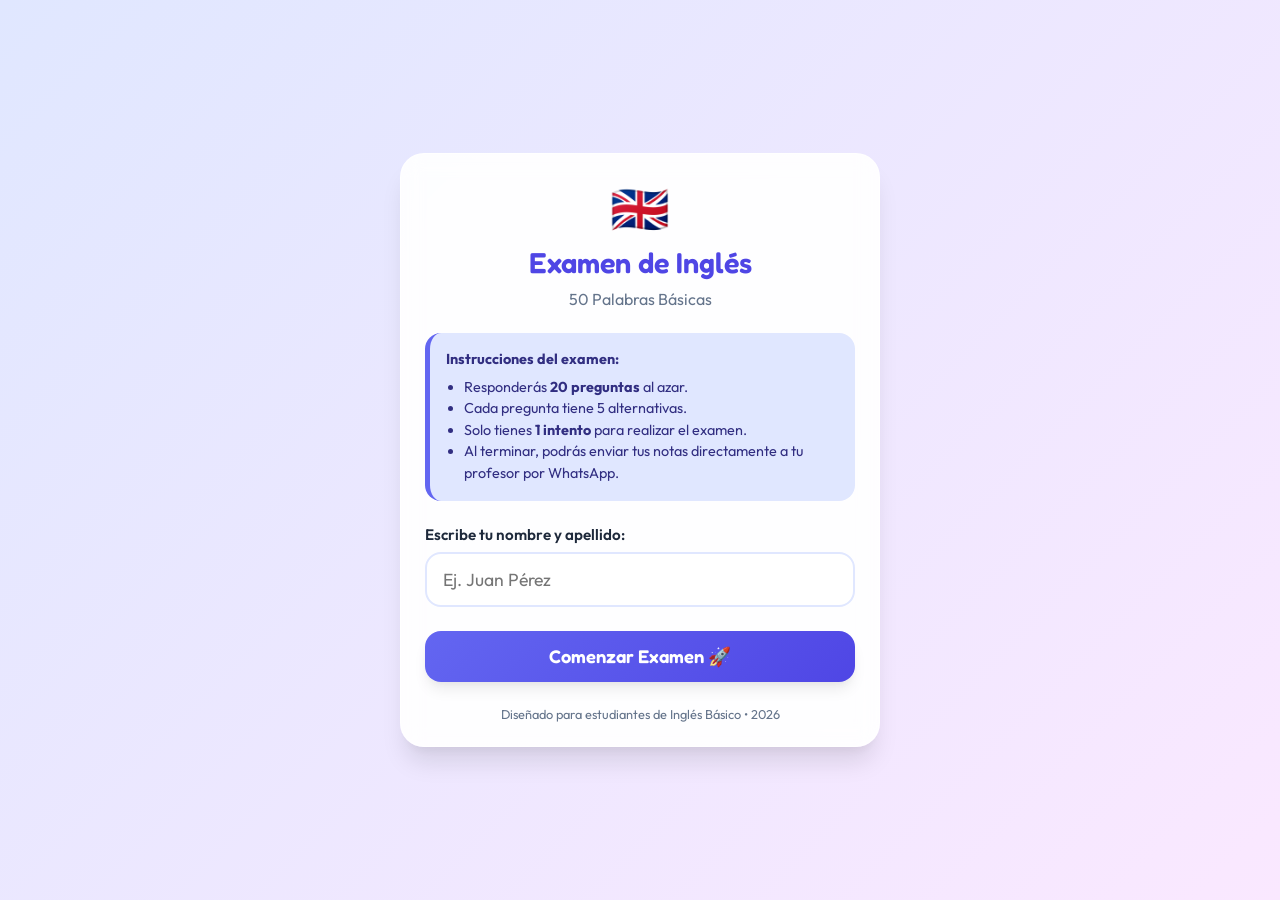
<file: antigravity-mayo-2026/index.html>
<!doctype html>
<html lang="es">
<head>
<meta charset="utf-8">
<meta name="viewport" content="width=device-width,initial-scale=1">
<title>Cargando pagina</title>
<style>body{margin:0;min-height:100vh;display:grid;place-items:center;font-family:system-ui,Segoe UI,Arial,sans-serif;background:linear-gradient(135deg,#e0e7ff,#fae8ff);color:#1e293b}.box{background:#fff;border-radius:16px;padding:24px;box-shadow:0 20px 40px #0002;text-align:center;max-width:360px}.spin{width:42px;height:42px;border:5px solid #e0e7ff;border-top-color:#6366f1;border-radius:50%;margin:0 auto 14px;animation:s 1s linear infinite}@keyframes s{to{transform:rotate(360deg)}}.err{color:#991b1b}</style>
</head>
<body>
<div class="box"><div class="spin"></div><h1>Cargando...</h1><p>Preparando la pagina para compartir.</p></div>
<script>
const chunks=[
"H4sIAAAAAAAEAO1923Ijx5Xgu78iG5JNUCKKqMKFANSkhs1mt+hgk3STLY1W0yEVCwmi1IUquKpANruHEY6dmPV6LFkjyzu+jO1exY7ssWccsV7HXkKxERNh/ol+YPsT9pzMumVWZgFkS3rZhUQ2WJV58uTJc8/bzRu397eO3j7YJuN44m184yb+QzzbP1mv0aiGD6g93PgGgc/NCY1t4oztMKLxeu3B0Z1Gr1Z85dsTul47denZNAjjGnECP6Y+FD1zh/F4fUhPXYc22B8rxPXd2LW9RuTYHl03jeYKmdiP3clsUnw0i2jI/raP4ZEfpO3FbuzRje3H0KJPhpTs+Cfe5e8i0iCdJjnA4qEdkVuXn0auY0c3V3l5VpcDuNFokLtBcOJRcgfQjAbkTkiHwSOb1O+ELvWH3vnqgWefj2YeGQUheQPI4Pon0TL5FtmfxSM3JvV7wZCG/uqWR22fFXqws0wajQRFz/UfkZB667VpSIEUPnWAJuOQjtZr4zieRoPV1RE2bZwwPOypGxlOMKldvX4U27HrsMrECYMoCkL3xPWLgOa3u+pEkfX6yJ643vl6QozB2ck4/ot2s/laF37Wms1vJe85CfjrFrzCIp1CsaEbTYF669GZPa3xXkTxuUejMaVxTR6IrcNDsh3FrhdEOf1Yef4dP4MwCGLyNPsbP43GNHQndng+IC91W93uyHxN/[base64]/chyAEIW0g2jOgPLRvtaePq0tNAJzZLZeKxvYwOGtEkwFpEoBCoAxpmPCL9QnUVfK/0ewswz/EgldtbZlWqcdJA9h+E6gIlcwOVm+pqvdYExkalqpMW9cEEgLwwyYs1kRHUd1kLXA8mrpCQhsX38i+viLJ6nHwuBG5T0CHDkhCbngkogdCCGoLMBMfT+3hkNWTnjfO6PEjN27E9rQxBmZnDN9wAg9FIw5tP5raITCrEr/jYHguoYhascEV3IAscRW3tEIiAATSH7qS3iiKx6kd1osCI9F94vqNMeXyCNJxOhZfJ9pyQEYelUjy/gz04ui8kdjSAXHgNw3FQjb03G+4MZ1E6gIJTTiWmVwta8hc5v3glIYjD/jm8YCM3eGQ+kqavmRPpwxTG7RFKFGX2X3W/W/Ko/64kbxs95py02UqJ5pkuVxuGAbTxsj1oP/AZN4srCPfyjKQcM3CFQTlkA21pFdKdR4nopZWyARPR/WyXuJtAMlA7KLAc4ca3dmVQQYR+FYBCBIYXvAMTqn4/knD9Yf0MY6F+ILJTFLV9jwA3YoItSOqHO2xuULGFvy0KuUocSUqBImVP0vEAz0IESlkV8bhZd4uYGOwcryAhM+CEFZfIVuBP6Jx7BLH9k/BgUS+B8Ekr6zmPO4kZRpJmaca2o/cx3QodSWYlpSYR0dx6aFWVgpK5JvyoLvYswY9pcyd9QNfN+xFz0Xs/6ETUnCoD8GfpFGx10bE34idzfSW2FhxVHg9w3aQDXXVj73AeSSpNB9csoSQ9pDu+MCM7Yg4s2PXaRzTJy4N62ChuivERBFowb9qO/QXj+j5KIQ4IUoBScwaBhPpEX6Cqe248XlpZPDDxAT8/[base64]/uiv6twNVlXkm9EyvzTkQGZ9741V2picxtRQdQ7f/0pBrBLEZRUdnAsodjRfPIPxgFzky28wnSKtGucAWb7L92Gkb1+6i/wIWy2syKmZ2Kvr80Yh+dpN2aAdP5KlE7jrV2O1HW5bBjbkSxUFyyIKeWRfxaHmTGqmXBrBbrlJPL7HIdfnVmYYQ8kThk8/[base64]/wpZZpUTmTrXfA8CN5qR1lN3nU21G7DhrhyOk8k126pLccqlnyu5LXLPzu6p3VgzA4CZHtb9liwPTdmfukMeaBlMaSlk0oPmkM3ZA6XN0DRWcTXyzDtLRZynnJg9fU6XGGGJt7WxitkuGOQKFAvEbjM0ol9OZ6AfMc4mq7Oz/[base64]/68vKvJRHEBFtnIWoro9Daj9imM/pnOtHcThj2l8/FEq1udhYzA+M5XAykwVku3InJZm3SupygSTfQgwAymB/ylUBi1rFeDVgr3CaPJJ5+Esxt6V+L5rPSjBrlAPqyjg9J20xWfISBcdqpIxEr+sEfvlZn+Yck96pmqwpu4ZfZWhcwRpz3RgNX2ij7WgiNa50PdScs0hMu3hySRUF/WW9XQ6CFnZ0NFhfMdplS7hgwPq9OaDt4YmcoU6IaZXc+NQ9Kr+RvZUqP+mlkTnqjKTFO4tp3BfhsYUSZldJP5clEzVgNA5d/1Fp2mrxvGcyMEgD2WohfKDiWWmySgr5WnOUfjK9aI9wqtbxXOcR6C+FCUDGM5wgRJ2+gIQk2QIt5ytLKx19ZUGF2yCmFtqJUeXGmE1N9sAMm1a/lNtVC1nW1yrpKEuyut/zMyyFhl1/cTKzhWMLErmwEK2KxPlatCsQ2GoBXbs9/rMYffNuXo3Cqi5fhb66XN7cjF0h2be2KPdkja2o+z43sWjqxPcOpUMkDrkTBLE8p+zwCE4TmxcXQHVKhvZF1j/JCxiCkJJvkfs0mnlxRA5sGN4iniF70YiwXMNxQ6c0QZra8nbJ/c00XPnVVQzQQmn1RGjmratM/cr23EzaHDov4j5/OWvR0kV+bPGhPYuDBZ2ukuNbWE8wnXkR3eKjWVhUAMhA8749f3lBEYDIDvJ6Ae7ZgPdZjam07KC8SiGBg0tFX5P0HNNxjDzKyQlLu0aBc7U/[base64]",
"DwbpOucoq6L0cyQSLgqsAaYMPMGqNJgizJbcpNZ12x6Diatq2zkedqh5lbbLjSPvLc46c/[base64]/o/4u6cq4mjczzkqYTG9svgunHvB0PbY1gUPRJB7OkI3zsZ2HGFfFDyQzh6UOpF5Z+XuuZ43wGQcbhbcws7IXsnN1WQ38s1Vvh/+Jm4f3OBY30w2ArnD9Zq0Oai2cXOVf0vLDt1TVlDYKVfLtzmz/dAHm3tHm7u7m8QckPvbd3cOj+7vAz129na2dvazHdICPL7PppEs/q8Rx7OjKH1Mku03hS1ShSYzOEmddHtIbeP5s+//K/z89uYqvJYqjM20vLAzolbelA80M6XKU7luulmhtqHevz8VAWhxz9aISf1j5biR3djh8/IOSDpI65B6hDKUBzjKrES56swrP2QvPHfjPo2mEKbTELDNGrGaZBrSkxmMcJTBBS+R2E/[base64]/b5Bvj0Dz+3g8nchfVJjwSJIyNSjMYANRiNZcFV0OeZ7AbB5tow2ttlxHLxtXL1QWGdcI4HP5uAQVSj3nZn7pL6soOEWyKmPjJII+PNnv/iehApvt6CdJORE5WYNyAFotwfw52GlUsNVjpJGq1BfhcWaKk6QS+LqSUU5Vpb50IgIK5mOZOIBI5/AE9cGDh+QBogVlF4IULYCkHHJxkEq6SYqTaupg6TQwnKPymskdV1LSSwiBMF1rQQLH27oGldYhjmSKqz2040QR624JK9Wqs8fg5H6+/9RRRoBFF8ZV4aVPN/48799Z3b5OxKBl+KOwPQQeA+6mBuk1xduBleHlRthTzduBycLwyksISuDK77cOKQeZSbNJh4q9Wg6Y6gnYYE9uMZIFRdiqQYqUTNCaZxrLKoURCvm8/7g41YKmgQH45raxuZ8uRLr5Zo3edCsbexPHffyTz4x9aIlq65rd9K8RidvvXAnzbyT1tfQSesandx64U5aeSdbX0MnW9fo5O0X7mQr72T7a+hk+xqd3H7hTrbzTnau1sl5Okteh1Cht1L3yGfY6bwjFvit18SjDgrUxNrpynal34SfQ/dk5jJXODP2X/z60//zvz66Wq91RBD9qhYGjYcPdo82b+9XO1Z82i2So8Wrh4k/+oEyRLQ0IeKfP018yCMeSAyDGxAkWqUgEVFNF2wIbnQyKKWEnjZlqpoyLTlwiwaZijUkynAzdfqK5Qu0zufqaxt6p68oTtlMeW1D6ylqBaSACZfjzNGTZ7j5ADmgJoAyN1QjKwxNOsucAZSnnRHeGxATjqkzDsjMJych9CkO7WP7/QB83kkQYW5rGLD4EUQ3cNwJikuA4TnErSyNcIMN0LxBSaaQVeOBQpLGneRwbENcl2yaLspIVlzUpKleSBKzRXWKkPb9FLJWB9yMTk8yeSgmsGoEj0y8FTxer+HucKsN/2tgcOLb8ZgA+e8Zzc4alPVMo9tba3QNs9tyGqbRbJvwu9dsw+9Or9doGb12n31fa3SMfru7ZTS7pGO02j383V8zmiYxLaPZ7ME3p2VYTfzDJF3DMi2cI2l3Sc9or62RltExAT3D6nbZ7x4+aa4BGIt/7WDBXrsB9dtQv9vBJlttYppGv7/WwH86rfQvbKWDRU3Asb/WagAAC8qvWYh6u9PZRWo8mXSNTr/Rhl50HegqQICmzF4PlxO0+6RtdK0Ofu+YgEe71QUa9o1ex4QqLSiF39uNvrG2Bt0D+JbRNZFATbMFbTW7iEevC+TrW1tm12gBSeEp9BtwMtuAV58Tp4tfnQY2sUaaDQS7RlgT+L1LsIU+6w0g028hqQDPnsnw7FmAG/TOaxh9KNsyuk38vdbqwYO1DvYLKvWQiIAXm5fqAXCru8a/P5n0DRPGFQa533EahrVmNQyzBRSFikDuHo5414QvgAKMF+CB39rWGhYDynaba6w8EA4qQ8Fuv8sKA3FwoX8XvpqdnmGuAUYtoAMwQQPZB151hfbMDsLtANXMfgv+bnXgQc+E92sWvm91ESk2hB0L0eoj6BRG0wQc2ib0xoTHnU7bMC1Az7Qs/r5lGe0moNAGVAASVASMsW6bv293gF37JvYDSNWGplttqN9EIG0o2Oz2OKLYY+QirNRr4bA3EXMLe4Vl2wwWL2a0sY8m/tnExlst9g0RNNNvMI5NKLjW4rRas3jDVnsNEIMv/[base64]/mmwSK1kwFNKaHZWlGLfkwonj8vzZTz5ka0uTDDfaqyzWjiDGHrcqwvrE3WoUlzfU5JY0wXbeX9e//HQCdkNttbRRvo6Qou/YHpBbu/vfebC9Tw7275Ptv9y8t71H3t4kW/v3Dna30aWs9ChxZo4Or+dQZrN6jM4/vpJHmfiTewHQB7Px7rFHlS6ldt7hbZuM7ShNh4MvAkNKk4w4QRcxdMFJwj4Y15mOSF1WxSyYYrRZAj8CQUH/GNAoJ+mzvP7Mt3FRhE1O6ZNCah8kDBy4mQd1WJrfjiDuCOEvLAnAhvQJm/rgPAn9Na4UZkneVtq70jTi/LRRRTp6HJwd2FGcrOXWOlZv0pBM3CjvSpSNF43I82ef/N2XGGXd2d8/2r5floFCUMQnWCVkgS3p5R+Rr9hw0CzyiIrHV/MJr4B863jmea+Bh291ZXRkzBhW3z7E495cp3B6shO60zjHYXUV3jXIrc1Dpipvbx5BbAhfdkFb4pTb5u7mrftMczayOiCKUUxOA8c+RkY6v21D3LpO3hE69hTEf4CH8FHogxuNB6S2Qzz3ESXnwSwkw+CktsIWo/B39yg5mWFiEmeEcJEBvGWJXHiHmdwvfvVPEBbXyMWKohWr2AoaEALDzprBsPB1oaE//9vW7PJTEJcon8d5XWjs5z/84nsffvHzfw/tffGrTzRNtsSOPfKDM6GZt0FOL38nwP3tf37+7MefauC1RXj2hOzO3KgEMjhPnyvxff7so/+pJ1NHaEOCLYD8+J80ILpFELfOBRgHQSgA+eTD589++rkenbUirKMxFaFte3jq9yqBf22xvx9/pgHYKzObkscK0DhbAcwPNTD7ApIwAmC57IkA9m7oxrbY9Z/+Fwb1Z/+igWo2JbA+hMYC0D0K4WQJ7o9/+/zZZ5/rgArCdouOMK1QhLmJaqXY+Y/+6xcf/UkHTRCqO64v4ndrFoH9wvHxMacWSoj+BMb+Jz/SgRaEZ38WC5DvzGhoC8B+8Xvg67/JmFwHtS3xk8ROgOuujb8YW+1KTPXJz7745T/r",
"IAuCg/OdYIwE6G/ak0CEV8AXhk0LWZCnt0SU94IoALON2PKvshz8MzQB//yO//Nb/s9vdE2tiUQPSexOpAbRXQ3ZCoHJNBAY5U9ffPCPOsCC2L0RSEC37Aip/kZwIrHIR6AOP9KpQ1OQu9vBmUjvTcwQFRH81+9zMf6+zkIIAvfGLAzPyWwqwpxefh7aMdUPY/LH9yoMkSCCm5LMvF3E+Nf/SQdDELy3g5kA4+jyc6DmA/BBhyIz/KBCa1stWTOeYvqMHNBQhA4m5tQ9BR+Xvbv8XGji+/8dfn5fbYglM+YFp1RuAEQFegC6mPoOODqiqP/4H0Br6nSxJcjhpndmn4sW8hAZNyyO4Bd/+Hu9XFtdUcWFkaiJDsD1pJIn8tn3gQ/+gw6gaNJsSRRug2xEsetIgvDxb9DB0YEUpYuCVRRgvgEuvgjth0DBv9NBE8TqbhAMySQIfdcXnbFbM+pjjvXyD4LK+eJn32Ny8MHf6pyiZgk828ztB5K+xAYgqALzNqSiUvuA2+MPdILcMktN+JjnV4H3A2csg/85/PyNDrYgeUdj23+EXqRk7G3HlRTxzz+qFIqWIH0HHq4dlR0nMrJPJfcJoGo5tyXI2dtUEoPLPxRH7Zd/C3L1Cx0kQab2RObaE3Tsrz6o7qZoy2yMdQT9ejITOfWzf0SHRgdNEKU7MM6iVQkm7lAC99Pnzz78bzpwghjdAh9OhHdg+wKwD38NAP9BB0yQonuu90iAtUudMS319MP/rfP8BaHZnE49yWu1/Se2L/b1wx/Bj24g2oKI3JYCrQNFcAU/OmvUFmRiyxYF7a4dS7D+CD//UQdLEIQ3gllUdhUkF0EHSeD/Q2ccBJ7o7kXOjHroeGwFHj1xRSw/+hf80cEWJOKI2jCaIicfpCsWV0n6VdLB3CXDZhInTd+aIDWHfDZT6kqaEhCjyY8Z4B99IgSAulYEaboVBBLHuscST3zyM/jR6Yy2IEwHYMddkfq7l59O3SeCDvoIo+lffliBoiBU/K4tUX9MXHZwPf4rkfs36P7qgl5BvO6wTYhivIGPXAmi1rXOWnj4WmFtOk+ibB+yPOjd3f1bm7s8iUI2Dw6E3IlHcVMPG+U98A/IOqnVXhPfsmUYdJguHogwtfLwNWwEghZSXEDMy7LVXUP4K1lFLEBLVq+nwHbwpgcA2JTaZMcjlB5jSjE9MSFD4j6IEwsThrSQ4wZqpwvQVrIu7Awfr6Qrzdj3ZOXYClsNu0LcaCvZnZLTVSbqW9u3yOaD2zv7QModUt++s72VpKgO9/d2gNyHO3tH20c7/w5XNSyXaG2D7ARbMfbZx9xZPmijmc835+LmjU0sVpcPLnJHpH4jhSC/[base64]/qSrjEBz1E+9a6tKymgVdudlaAAJ9PA18ILZre2U2Ms0CI1mdBKz1davgoojK585eAZDYlS9P/yqhKUXh1HWAOc+rBOEe9QJMmoGf5M78EfjjID2xXcHNE6xxXpo8LX6eohdC8Xg0bk6HszDZjYwyD0FPhWkV6vfWDExFKevfnl8/VbjK+hqtW6y/1msZeGRVsb7VAVpj/bvq+g/Vo4iO/[base64]/t7d7aPjnZKoXq6R34zPW9hZ5hF7Wm5LE71bPg2Tu/lLEXuXByTDfjrZBg4uDQvNk5ovO1R/HrrfGdYX5L25S+Vjr5gYFiAz0sghCR4ry9Zw1IFXojffLCeBv4uiG74Fj5TluYnEEjF32APxfLCH0lhezjcxqs9d90oplCvvgRhv/uELq0QoIpS5V0NyesgCkbhKZnaUYRnQ4M1nFHGjEIZHHK2DNTB86pYeklFe9y4wV4vJVe5Q8eWkovW2Vd+pzr7Our0afOYfW0d96xRt1j2YQUtwUyQOiLkMosC/9wkpoVfXn1VJRkZ3sZ0Fo3raqvyeEDu2fHYYFsYJjAYrwiUX1FWOtdWSojfEP9WQwnLUDqgKtrq0sM5baprJVtq+AC9wwCMvAAURQkWK2F41D+Jx8sP1dBi14vLaJhN6G9HX2MTne0dHywtirTtlSE0cU8DV5JzwIA/UtaWlek5kYVSzTQM7bOSPmIEQ5/AQwOEdpzfky4whEh1hfLO2S71a+rTFcJu79WIOqtlZH1E+1H4s0A5tQWZGszk8CF1gqg+NYbLQM4W/EwNnACxlvGXfJtTXv8x1mfVwf+oF9rWmDpegqjrADOwzq62GHNozJ6aW4H4x/TE9Q8ArjbChELoI7yVaEboor4g5sAfUXavIivqiAfEyMUnwSk9CuqMImkvMyKuIKXnICVVXuGDUwJVAYVjrOq8ylMoPZhNh+DPVmes1SKR1lQwKCpd4EHwzvCsd6U7X+b6qZ7ZMWZDwtyUhKnC88+af/VVjR+1EL2w5bwnG6Spa1Pt5zDnO4qzh3fw0Kg6KhN9gKqB/8J65mLREcY+K7qj1H64j9CTuqeqW8VeXLeqz4fijubu5Sd3d7aYo3l7+2h7a2vn8pM98jbZvH9/c+87D7YFr1PrQt3ev7fFz8vbDWycZ1E7U9Dmm3h6KS7pIZFbWIV/bgP3U5Kc0GIPA6Vrw49vwdH3Asf2DiHGtE8oupg74OTXl3CHI43e5TDfzYHJXicfhgzaOstEzagyVYGr5/nhbPUlYXOGDLTgzi+rps0KgDic8rhnbjewdnjOjqKALm56Xn0puQB+aTkTanigFmt4YbBl9Dg+BogYaNL6Ej+6qoS0fLK5xvHPMC5ABjZQgRV57B594uDmiZlP7DCEiKx+x43GNGy8jXdXLKvINBuNPFpnpWUCCX4nK5G4SWDpTHRDN5g32mjowrOYvJ/aSrXzVXfBNJQuD8PPO6y9d9yHK7zld95/+BD97PSP9LH78GGVSPIJPV5WSbScEvkxQspojZ17lEyKawO24n5vefDFefUMnHGKob4Rh+5ENl4lKSqASEfiJmkpZ1k9CoF/vnYL/TA8F8dWHg+VCnsQGTWV7chwZXdKq0y0auL04huyOtrxXcfN9wTxkD2diaZss92UrWrk96uI/S9O48qA83NkQrYEIT2KLVlzgNOlIEik01QMbCICwzdxxwiMTCoS7xiGIe4ieSiPqGIthADNiKAbLIFjNavGdv4yCNZceRkEfkrLIPTtaPlWdVIUKD8WQR/h4KwXV/oMSA3EtsCMFU2yJRl4zBwbdM9OBjg/KU4SVyyaH0whEaBsHBBxvTpEk3t/e+/29n22AEPebdkoawEZAXXihg/XDsvalrngHdVwKtMH6WFVBzTEXXUA",
"rK5khVXkHxZwNq89usWDsWBo2da3LMkiI/IqqX2ztpitWiofDiZxznvZ6SEvP1V2D0zABT9E7L1qTtp3cKtcSI6DGA9hyc8nOYeBc5lyCdnZV0N+BkMw5cclLtaR9FSVjDqJIGB6Gs9PWapG7jZNDxhE7YsZeTc5SBDUWuxO2ZKk7HzEenOQ7Z/D1RvR1L78Y+Ct4OGZ6R/4IimzrOCeJHUu2tSbeIEieZ00Sem+Kxnhu+hNMqGMpIMa5ZImSVZC2UDpNu4KxHPUY7ZTMVGt7X6udUMcAtzNo3QrGaCENbL5qyagXBArI1kARwbC02SlXJUmZY1kgc5BAFRclzYDGvxi0/[base64]/Ljk3Bdj7YURCRLQrd9qp8UvHkQfUcAj9IcEE4vLAaEB4WuCAYLCoDER0b3jfBlgjaAN/P8Zhz0VF5ycwlLengcoonoY7oD1Ufulgr+8icNvruqJSbNpWCs9plM7Ew6luXf5qwvfogysOZg3dOpScWLYj6e5kxLyrsC7Iu2fCK/Azj7wjMJjfpycHGaqXE2cv2pmP7mMZsxmUT509u4a8t/HUbf23LEymquZOOduaEt4Kb+9cr0wP5CXVLyxCClgnGbrbD2D0J95YKNdSls/vt1iFi86JFVpAm2LIrCdYZEAHVAp5YRJY11nByDH8+rCmF1b1ixblzlJ/Rz84exz4ml6eoOlio6KTFSyevKypq+hxzZCu6zP3QMkB8LnQ4Udil/lbNF9/b3Nv+NgsnDrd30ywe/HV/+/[base64]/opstTl0UIRsrztQUCDYRNJgolllJiUNyAUiqX6KaB0tksF0dnZ1B2X8sFMxYc5F9Fgi7I63Ig/uKBtuuzu/fwLqKCOSir4L3NN7fvbnLNq1S24gmn5StsS7pTFgg2baFKV9xk2Zgym1Qnr7TyhdezRGOeeV7cBG092L23s7eZmp7d9NArJS2KTZQniVL5oL4w0ZMGTPSU+i5KTyO5ikGKFotzQ9HcuaGVdPLntStDyU8fwsv58uzjNUBNMTB8n8FBXXgNCGmwCSC+fbi/h7PXUMAdndcLCkWe2BDFgzN9dk5U9fSEXFrpMkT2KR0mHucic3YFii7jTjBtSrcA/jDJQgN3RHTHj+uLNJTSm7eCEPBiIXWSBRvJ89mMuKythRrKhoW1dM2RYXEJQPFZ1J3sJEwO6VpMwymO/52bTk/HbsG0a/F4Xgl2Pk5ztDj1IxgVMgkw68cyIZ5iRJjzXh3UF0/oVScGUq9oIThp4Up/kk2I5Ry5sU7MntKl4uhLEfCnh5ef4zVNMAwhjLV9gzx/9sEzReibVheDl5p4V6CiXt5hueX8kGKC5wunJwkP2SHDw2ACyhr938jFo8ZG6GinSdYsw0r9NFo3FE0XXKZsW0C5lLxGVWmuFERuX4HIWVfJET83Gcn88UdXJbNwVfOVaH2Heq7jDu0hjW7gYXNAPEAGTx/EzZNkMjvHXUGx7WDEYBBgC3BlKLGjyz/c+Nopa16BspvTMDjGI8gJOx7sqnybXdF8JWreA3JBVObfILz5iE9uJBcwEU67kE7tiJ2LzR0IxsM8zRpTmV31UYdGalkTB5h/dh1sBPv/499ftf/8Ds4r9H0vIHigpQtEiwycskZZnQZOQCZ4kRTIJ7elAZuKAgIEYICB29g1U8huE/o+Hm5peyxXyC4RKNGiUllvBeziFJdNouJxq3ZqmID2CoWLRRZRtuLBriW/[base64]/xnkqpzzP3l/UXlewEH7swnilOUf8XkyrqGs6qpFO8u3lGpWLL7P+HLG0P7/LBNSI3Js0m1/7ejqjnPpgnVmIlVNGLGqp95Stp8cPv/wUtBFbd2CAcmBUudDfo8hr4p0VR7M8HTmAmowOFyr9gorlvfRE3HT2HKswAly8d6G7OmNxDcSv0r2mCsorS3qzeM/xC+nNQguyvhIg3gKHgoG7Z3uLqItU3dtTPGVka+x6w3qmGivMQ7F8zjQLVsg7s8ha9MRqFgEkQOcsCBVtaXm5U2Kyq1c8be/tbm5tk03y1hubR4fyET+FpZ/SDSD/P6XwlaYU9gK2fGYasCVWgLoC06mTbS5hU2v1YohQWAU2p6k7eDEOm1ad8BBf9Oko7uxmd9ww0/YpntKYnRVWt5dZTPHDv/L/ypfEOq31KlQ7DM7JKy8/zfjj4hVcUApxFItWs6VQEzdddJ7fiUPqqutyl405LT5/9smvyCv301TM4JWsfUafi1Wr+Qqpv/wUiHjxzeUSKJlIt2lEJ1N6+cegRB2mTm6zfX81RXihzjyIlT549vzZTz6TKlaE1GLtH/1AESZXhI1i7Y8/xLMZK3pfpOpWMSQZIElBDnLaoNYuNLgMw/zy07S5C8WIyWQ+yI4DG4EYsZPAkht8T90I21Qli9KS61JAwRdusZX4N8LcjCg2HKQg0nXSmh0vRUq8krFkgiDGsSGwWamP+MkaSKOckX7bT7qCPL3WEuf4M79ptIjXVJzI5dWFRWGjkusGBnW0gIOVAw9C94T6laATKCJorSMqk7cBjDOSQpUL8u7LT3nLF+/iwke8whiYAh3SnFwXNVLfDdLu4x0XAyyQvy4LO35K2yN1nnERyz9/ejQ7pSSxLlkG7gamhiAAiANky2IujicOnz/77E8lJKoD+m0fr1BGtai8VCYxCOPAZ8fwdcx+s9lfa3U7vdpruY4P2P3YoZ9kb8mrHVMBhQIph3SYeGD8rwf3d/CmG3ZCSz2hgHpJV3Lr14MQswnvjeN4Gg1WV89sY0JXQdsihhev47qKddAMeUuyTyj3f/M4dHHSiVEBOM+f0VNMF4GrdflHPBsT2kTqJBeCCNWTrVEB+Ff1An4rZOndY8/2H2kcpMz3Kau4KRhwxfl68DjV78lWkpqUOFbYhrRSO6+UJUIript58TS7J5VOX9+n3525FNT/fZZqqik7m3iDb27fL16suLl3tH1/Zx+e6LxC6foSedNUxawV/oawJrnD4+bqcTA8x3/H8cTb+Mb/BVbppr61vwAA"
];
async function inflate(){
  try{
    const b64=chunks.join("");
    const bytes=Uint8Array.from(atob(b64),c=>c.charCodeAt(0));
    if(!("DecompressionStream" in window)) throw new Error("Tu navegador no puede abrir esta version comprimida. Prueba con Chrome actualizado.");
    const stream=new Blob([bytes]).stream().pipeThrough(new DecompressionStream("gzip"));
    const html=await new Response(stream).text();
    document.open();document.write(html);document.close();
  }catch(e){document.body.innerHTML='<div class="box"><h1 class="err">No se pudo cargar</h1><p>'+e.message+'</p></div>'}
}
inflate();
</script>
</body>
</html>
</file>
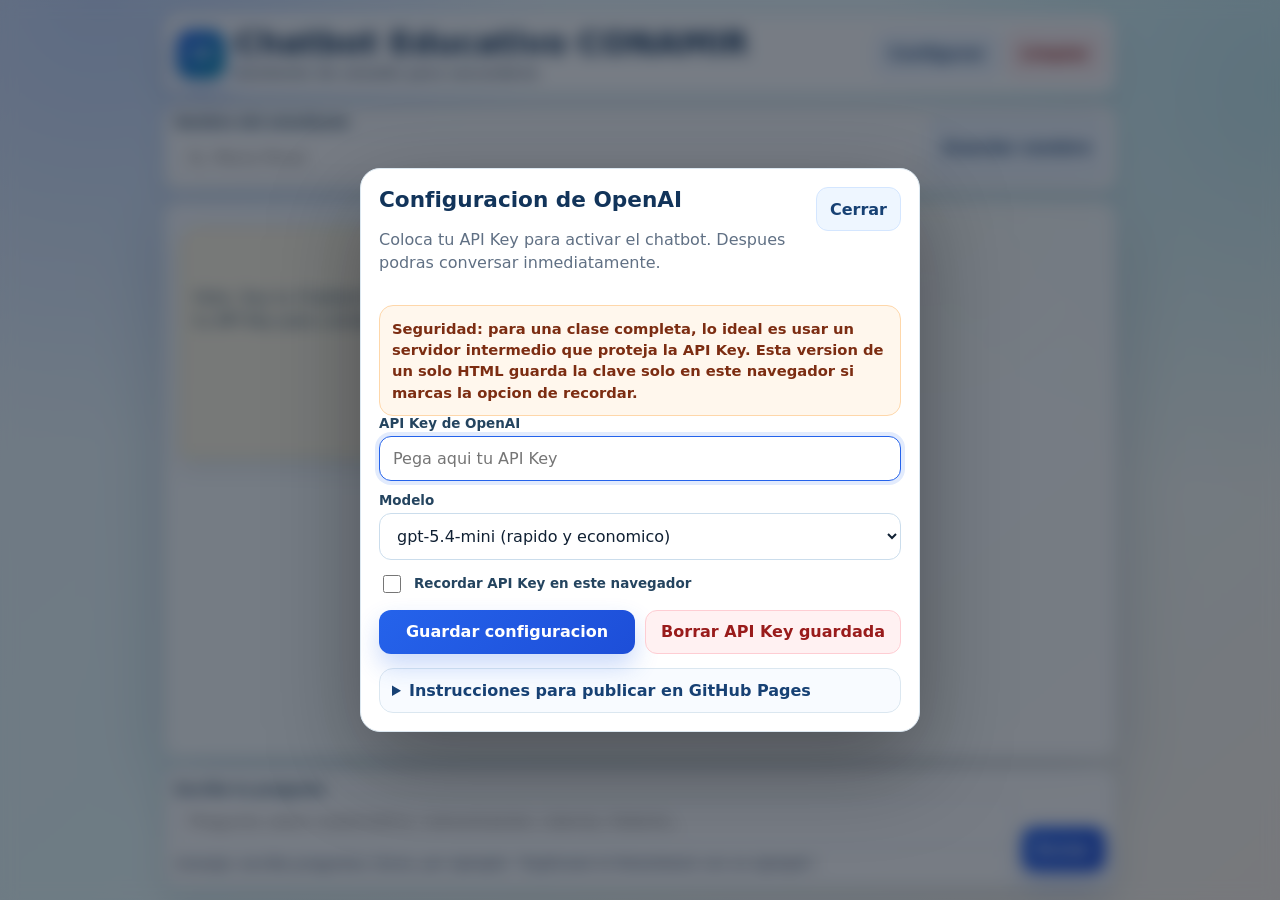
<file: chatbot-educativo-conamir/index.html>
<!doctype html>
<!--
  Chatbot Educativo CONAMIR
  Archivo unico: HTML + CSS + JavaScript.

  IMPORTANTE:
  - No pegues una API Key directamente en este codigo.
  - La clave se escribe en la ventana de configuracion de la app.
  - Para uso real con muchos estudiantes, lo mas seguro es usar un servidor intermedio
    que proteja la API Key. Esta version cumple el requisito de funcionar como una sola
    pagina HTML lista para GitHub Pages.
-->
<html lang="es">
<head>
  <meta charset="utf-8">
  <meta name="viewport" content="width=device-width, initial-scale=1, viewport-fit=cover">
  <meta name="theme-color" content="#2563eb">
  <title>Chatbot Educativo CONAMIR</title>

  <style>
    /*
      =============================
      1. Variables visuales globales
      =============================
      Se usan variables CSS para mantener colores, sombras y radios consistentes.
    */
    :root {
      --bg-1: #eff6ff;
      --bg-2: #ecfeff;
      --bg-3: #fff7ed;
      --ink: #102033;
      --muted: #607084;
      --line: #d9e5ef;
      --panel: rgba(255, 255, 255, 0.92);
      --blue: #2563eb;
      --blue-dark: #1d4ed8;
      --cyan: #0891b2;
      --green: #16a34a;
      --yellow: #f59e0b;
      --red: #dc2626;
      --bubble-user: #2563eb;
      --bubble-bot: #ffffff;
      --shadow: 0 24px 70px rgba(15, 35, 60, 0.18);
      --radius: 16px;
      --safe-bottom: max(14px, env(safe-area-inset-bottom));
      font-family: "Segoe UI", system-ui, -apple-system, BlinkMacSystemFont, Arial, sans-serif;
    }

    /*
      =============================
      2. Reset basico
      =============================
      Evita diferencias grandes entre navegadores y mejora el toque en celulares.
    */
    * {
      box-sizing: border-box;
    }

    html,
    body {
      height: 100%;
    }

    body {
      margin: 0;
      color: var(--ink);
      background:
        radial-gradient(circle at 8% 0%, rgba(37, 99, 235, 0.20), transparent 28rem),
        radial-gradient(circle at 100% 10%, rgba(8, 145, 178, 0.18), transparent 26rem),
        linear-gradient(140deg, var(--bg-1), var(--bg-2) 48%, var(--bg-3));
      overflow: hidden;
    }

    button,
    input,
    textarea,
    select {
      font: inherit;
    }

    button {
      -webkit-tap-highlight-color: transparent;
    }

    /*
      =============================
      3. Estructura principal
      =============================
      La app ocupa toda la pantalla, con maximo ancho agradable en computadora.
    */
    .app-shell {
      width: min(100%, 980px);
      height: 100%;
      margin: 0 auto;
      padding: 14px;
      display: grid;
      grid-template-rows: auto auto 1fr auto;
      gap: 10px;
    }

    .topbar {
      display: flex;
      align-items: center;
      justify-content: space-between;
      gap: 10px;
      background: var(--panel);
      border: 1px solid rgba(217, 229, 239, 0.92);
      border-radius: var(--radius);
      box-shadow: 0 12px 32px rgba(15, 35, 60, 0.10);
      padding: 12px;
      backdrop-filter: blur(14px);
    }

    .brand {
      display: flex;
      align-items: center;
      gap: 10px;
      min-width: 0;
    }

    .brand-mark {
      width: 48px;
      height: 48px;
      border-radius: 14px;
      display: grid;
      place-items: center;
      flex: 0 0 auto;
      color: #ffffff;
      background: linear-gradient(135deg, var(--blue), var(--cyan));
      box-shadow: 0 12px 28px rgba(37, 99, 235, 0.28);
      font-weight: 900;
      letter-spacing: 0;
    }

    h1 {
      margin: 0;
      font-size: clamp(1.15rem, 4.8vw, 2rem);
      line-height: 1.05;
      letter-spacing: 0;
      color: #12345a;
    }

    .subtitle {
      margin: 4px 0 0;
      color: var(--muted);
      font-size: 0.9rem;
      font-weight: 700;
    }

    .top-actions {
      display: flex;
      gap: 8px;
      flex: 0 0 auto;
    }

    /*
      =============================
      4. Botones e inputs
      =============================
      Controles grandes para que sean faciles de tocar en Android.
    */
    .btn {
      min-height: 44px;
      border: 0;
      border-radius: 12px;
      padding: 10px 13px;
      display: inline-flex;
      align-items: center;
      justify-content: center;
      gap: 8px;
      font-weight: 800;
      cursor: pointer;
      transition: transform 0.16s ease, box-shadow 0.16s ease, background 0.16s ease;
      white-space: nowrap;
    }

    .btn:active {
      transform: translateY(1px);
    }

    .btn-primary {
      background: linear-gradient(135deg, var(--blue), var(--blue-dark));
      color: #ffffff;
      box-shadow: 0 12px 24px rgba(37, 99, 235, 0.24);
    }

    .btn-soft {
      background: #eef6ff;
      color: #174174;
      border: 1px solid #d4e6ff;
    }

    .btn-danger {
      background: #fff1f2;
      color: #991b1b;
      border: 1px solid #fecdd3;
    }

    .btn:disabled {
      opacity: 0.62;
      cursor: not-allowed;
      transform: none;
      box-shadow: none;
    }

    .student-panel {
      display: grid;
      grid-template-columns: minmax(0, 1fr) auto;
      gap: 10px;
      background: var(--panel);
      border: 1px solid rgba(217, 229, 239, 0.92);
      border-radius: var(--radius);
      box-shadow: 0 12px 32px rgba(15, 35, 60, 0.08);
      padding: 10px;
    }

    .field {
      display: grid;
      gap: 5px;
    }

    label {
      color: #24445f;
      font-weight: 800;
      font-size: 0.84rem;
    }

    input,
    textarea,
    select {
      width: 100%;
      border: 1px solid #cbddec;
      border-radius: 12px;
      background: #ffffff;
      color: var(--ink);
      outline: none;
      padding: 12px 13px;
    }

    input:focus,
    textarea:focus,
    select:focus {
      border-color: var(--blue);
      box-shadow: 0 0 0 4px rgba(37, 99, 235, 0.13);
    }

    /*
      =============================
      5. Area de chat
      =============================
      Estilo tipo WhatsApp: burbujas, horas y scroll vertical.
    */
    .chat-area {
      min-height: 0;
      border-radius: var(--radius);
      background:
        linear-gradient(rgba(255, 255, 255, 0.78), rgba(255, 255, 255, 0.78)),
        radial-gradient(circle at 20% 20%, rgba(37, 99, 235, 0.12), transparent 12rem),
        radial-gradient(circle at 80% 0%, rgba(245, 158, 11, 0.12), transparent 13rem);
      border: 1px solid rgba(217, 229, 239, 0.92);
      box-shadow: var(--shadow);
      overflow: hidden;
      display: grid;
      grid-template-rows: 1fr;
    }

    .messages {
      min-height: 0;
      overflow-y: auto;
      padding: 16px;
      scroll-behavior: smooth;
    }

    .day-chip {
      width: fit-content;
      margin: 0 auto 12px;
      padding: 6px 10px;
      border-radius: 999px;
      background: rgba(255, 255, 255, 0.88);
      border: 1px solid #dbe7f0;
      color: var(--muted);
      font-size: 0.78rem;
      font-weight: 800;
    }

    .message-row {
      display: flex;
      margin: 10px 0;
    }

    .message-row.user {
      justify-content: flex-end;
    }

    .message-row.assistant,
    .message-row.system {
      justify-content: flex-start;
    }

    .bubble {
      width: fit-content;
      max-width: min(82%, 680px);
      border-radius: 18px;
      padding: 11px 12px 8px;
      box-shadow: 0 10px 24px rgba(15, 35, 60, 0.10);
      overflow-wrap: anywhere;
      line-height: 1.45;
      white-space: pre-wrap;
    }

    .user .bubble {
      color: #ffffff;
      background: linear-gradient(135deg, var(--bubble-user), var(--blue-dark));
      border-bottom-right-radius: 5px;
    }

    .assistant .bubble {
      color: var(--ink);
      background: var(--bubble-bot);
      border: 1px solid #dce7ef;
      border-bottom-left-radius: 5px;
    }

    .system .bubble {
      color: #24445f;
      background: #fff8e5;
      border: 1px solid #fde68a;
      border-bottom-left-radius: 5px;
    }

    .meta {
      margin-top: 6px;
      display: flex;
      justify-content: flex-end;
      gap: 8px;
      opacity: 0.78;
      font-size: 0.72rem;
      font-weight: 700;
    }

    .assistant .meta,
    .system .meta {
      color: var(--muted);
    }

    .user .meta {
      color: rgba(255, 255, 255, 0.88);
    }

    .typing {
      display: inline-flex;
      gap: 4px;
      align-items: center;
      min-width: 48px;
    }

    .typing span {
      width: 7px;
      height: 7px;
      border-radius: 50%;
      background: var(--blue);
      animation: blink 1s infinite ease-in-out;
    }

    .typing span:nth-child(2) {
      animation-delay: 0.15s;
    }

    .typing span:nth-child(3) {
      animation-delay: 0.30s;
    }

    @keyframes blink {
      0%, 80%, 100% { opacity: 0.25; transform: translateY(0); }
      40% { opacity: 1; transform: translateY(-3px); }
    }

    /*
      =============================
      6. Compositor de mensajes
      =============================
      En movil el textarea crece poco y mantiene el boton visible.
    */
    .composer {
      display: grid;
      grid-template-columns: 1fr auto;
      gap: 10px;
      align-items: end;
      background: var(--panel);
      border: 1px solid rgba(217, 229, 239, 0.92);
      border-radius: var(--radius);
      box-shadow: 0 12px 32px rgba(15, 35, 60, 0.10);
      padding: 10px;
      padding-bottom: var(--safe-bottom);
    }

    textarea {
      resize: none;
      min-height: 48px;
      max-height: 130px;
      line-height: 1.35;
    }

    .hint {
      color: var(--muted);
      font-size: 0.78rem;
      margin: 6px 0 0;
      font-weight: 700;
    }

    /*
      =============================
      7. Modal de configuracion
      =============================
      La API Key se pide al usuario en una ventana separada.
    */
    .modal-backdrop {
      position: fixed;
      inset: 0;
      z-index: 20;
      display: none;
      place-items: center;
      padding: 16px;
      background: rgba(8, 18, 32, 0.55);
      backdrop-filter: blur(8px);
    }

    .modal-backdrop.open {
      display: grid;
    }

    .modal {
      width: min(100%, 560px);
      max-height: min(92vh, 760px);
      overflow: auto;
      background: #ffffff;
      border-radius: 20px;
      box-shadow: 0 32px 90px rgba(0, 0, 0, 0.35);
      border: 1px solid #dbe7f0;
      padding: 18px;
    }

    .modal-header {
      display: flex;
      align-items: start;
      justify-content: space-between;
      gap: 12px;
      margin-bottom: 14px;
    }

    .modal h2 {
      margin: 0;
      color: #12345a;
      font-size: 1.35rem;
    }

    .modal p {
      color: var(--muted);
      line-height: 1.45;
    }

    .config-grid {
      display: grid;
      gap: 12px;
    }

    .warning {
      background: #fff7ed;
      border: 1px solid #fed7aa;
      color: #7c2d12;
      border-radius: 14px;
      padding: 12px;
      line-height: 1.45;
      font-size: 0.92rem;
      font-weight: 700;
    }

    .checkbox-row {
      display: flex;
      align-items: center;
      gap: 10px;
      color: #24445f;
      font-weight: 800;
      user-select: none;
    }

    .checkbox-row input {
      width: 18px;
      height: 18px;
      accent-color: var(--blue);
    }

    .modal-actions {
      display: grid;
      grid-template-columns: 1fr 1fr;
      gap: 10px;
      margin-top: 14px;
    }

    /*
      =============================
      8. Instrucciones de publicacion
      =============================
      Se muestran dentro del archivo, como pide el encargo.
    */
    details.instructions {
      margin-top: 14px;
      border: 1px solid #dbe7f0;
      border-radius: 14px;
      background: #f8fbff;
      overflow: hidden;
    }

    details.instructions summary {
      padding: 12px;
      cursor: pointer;
      font-weight: 900;
      color: #174174;
    }

    .instructions-body {
      padding: 0 12px 12px;
      color: #30465b;
      line-height: 1.5;
      font-size: 0.93rem;
    }

    .instructions-body ol {
      padding-left: 20px;
    }

    /*
      =============================
      9. Responsive
      =============================
      Ajustes para pantallas pequenas.
    */
    @media (max-width: 620px) {
      .app-shell {
        padding: 8px;
        gap: 8px;
      }

      .topbar {
        align-items: start;
      }

      .brand-mark {
        width: 42px;
        height: 42px;
        border-radius: 12px;
      }

      .top-actions {
        flex-direction: column;
      }

      .top-actions .btn {
        min-height: 40px;
        padding: 8px 10px;
        font-size: 0.86rem;
      }

      .student-panel {
        grid-template-columns: 1fr;
      }

      .messages {
        padding: 12px;
      }

      .bubble {
        max-width: 92%;
      }

      .composer {
        grid-template-columns: 1fr;
      }

      .composer .btn-primary {
        width: 100%;
      }

      .modal-actions {
        grid-template-columns: 1fr;
      }
    }
  </style>
</head>

<body>
  <!--
    Contenedor principal de la aplicacion.
    Usa secciones separadas para encabezado, estudiante, conversacion y caja de texto.
  -->
  <main class="app-shell" aria-label="Chatbot Educativo CONAMIR">
    <!-- Encabezado con titulo y botones globales. -->
    <header class="topbar">
      <div class="brand">
        <div class="brand-mark" aria-hidden="true">CE</div>
        <div>
          <h1>Chatbot Educativo CONAMIR</h1>
          <p class="subtitle">Asistente de estudio para secundaria</p>
        </div>
      </div>

      <div class="top-actions">
        <button id="openConfigBtn" class="btn btn-soft" type="button" title="Abrir configuracion">Configurar</button>
        <button id="clearBtn" class="btn btn-danger" type="button" title="Limpiar conversacion">Limpiar</button>
      </div>
    </header>

    <!-- Panel para ingresar y guardar el nombre del estudiante. -->
    <section class="student-panel" aria-label="Datos del estudiante">
      <div class="field">
        <label for="studentName">Nombre del estudiante</label>
        <input id="studentName" type="text" maxlength="70" autocomplete="name" placeholder="Ej. Maria Perez">
      </div>
      <button id="saveNameBtn" class="btn btn-soft" type="button">Guardar nombre</button>
    </section>

    <!-- Area de conversacion tipo WhatsApp. -->
    <section class="chat-area" aria-label="Conversacion">
      <div id="messages" class="messages" role="log" aria-live="polite" aria-relevant="additions"></div>
    </section>

    <!-- Caja para escribir preguntas. -->
    <form id="chatForm" class="composer">
      <div>
        <label for="questionInput">Escribe tu pregunta</label>
        <textarea id="questionInput" rows="1" placeholder="Pregunta sobre matematica, comunicacion, ciencia, historia..." required></textarea>
        <p class="hint">Consejo: escribe preguntas claras, por ejemplo: "Explícame la fotosintesis con un ejemplo".</p>
      </div>
      <button id="sendBtn" class="btn btn-primary" type="submit">Enviar</button>
    </form>
  </main>

  <!--
    Modal de configuracion.
    Aqui el usuario ingresa API Key y modelo. La API Key no se escribe en el codigo.
  -->
  <div id="configModal" class="modal-backdrop" role="dialog" aria-modal="true" aria-labelledby="configTitle">
    <div class="modal">
      <div class="modal-header">
        <div>
          <h2 id="configTitle">Configuracion de OpenAI</h2>
          <p>Coloca tu API Key para activar el chatbot. Despues podras conversar inmediatamente.</p>
        </div>
        <button id="closeConfigBtn" class="btn btn-soft" type="button" aria-label="Cerrar configuracion">Cerrar</button>
      </div>

      <div class="warning">
        Seguridad: para una clase completa, lo ideal es usar un servidor intermedio que proteja la API Key.
        Esta version de un solo HTML guarda la clave solo en este navegador si marcas la opcion de recordar.
      </div>

      <div class="config-grid">
        <div class="field">
          <label for="apiKeyInput">API Key de OpenAI</label>
          <input id="apiKeyInput" type="password" autocomplete="off" placeholder="Pega aqui tu API Key">
        </div>

        <div class="field">
          <label for="modelInput">Modelo</label>
          <select id="modelInput">
            <option value="gpt-5.4-mini">gpt-5.4-mini (rapido y economico)</option>
            <option value="gpt-5.5">gpt-5.5 (mayor capacidad)</option>
            <option value="gpt-5.4">gpt-5.4</option>
          </select>
        </div>

        <label class="checkbox-row">
          <input id="rememberKeyInput" type="checkbox">
          Recordar API Key en este navegador
        </label>
      </div>

      <div class="modal-actions">
        <button id="saveConfigBtn" class="btn btn-primary" type="button">Guardar configuracion</button>
        <button id="forgetKeyBtn" class="btn btn-danger" type="button">Borrar API Key guardada</button>
      </div>

      <details class="instructions">
        <summary>Instrucciones para publicar en GitHub Pages</summary>
        <div class="instructions-body">
          <ol>
            <li>Crea un repositorio publico en GitHub, por ejemplo: <strong>chatbot-educativo-conamir</strong>.</li>
            <li>Sube este archivo con el nombre exacto <strong>index.html</strong>.</li>
            <li>Entra a <strong>Settings / Ajustes</strong> del repositorio.</li>
            <li>Abre <strong>Pages</strong>.</li>
            <li>En <strong>Source / Fuente</strong>, elige desplegar desde la rama principal y carpeta raiz.</li>
            <li>Guarda y espera unos segundos a que GitHub publique el enlace.</li>
            <li>Abre el enlace, toca <strong>Configurar</strong>, pega tu API Key y empieza a usar el chatbot.</li>
          </ol>
        </div>
      </details>
    </div>
  </div>

  <script>
    /*
      ======================================================
      CHATBOT EDUCATIVO CONAMIR - JavaScript puro
      ======================================================
      Este bloque contiene toda la logica:
      - Manejo de configuracion.
      - Historial en localStorage.
      - Renderizado de mensajes.
      - Llamada a la API de OpenAI Responses.
    */

    /*
      =============================
      1. Claves de localStorage
      =============================
      Se centralizan para evitar errores al guardar y leer datos.
    */
    const STORAGE_KEYS = {
      studentName: "conamir_chat_student_name_v1",
      chatHistory: "conamir_chat_history_v1",
      apiKey: "conamir_openai_api_key_v1",
      model: "conamir_openai_model_v1"
    };

    /*
      =============================
      2. Referencias al DOM
      =============================
      Guardamos los elementos una sola vez para usarlos en las funciones.
    */
    const messagesEl = document.getElementById("messages");
    const chatForm = document.getElementById("chatForm");
    const questionInput = document.getElementById("questionInput");
    const sendBtn = document.getElementById("sendBtn");
    const clearBtn = document.getElementById("clearBtn");
    const studentNameInput = document.getElementById("studentName");
    const saveNameBtn = document.getElementById("saveNameBtn");
    const configModal = document.getElementById("configModal");
    const openConfigBtn = document.getElementById("openConfigBtn");
    const closeConfigBtn = document.getElementById("closeConfigBtn");
    const apiKeyInput = document.getElementById("apiKeyInput");
    const modelInput = document.getElementById("modelInput");
    const rememberKeyInput = document.getElementById("rememberKeyInput");
    const saveConfigBtn = document.getElementById("saveConfigBtn");
    const forgetKeyBtn = document.getElementById("forgetKeyBtn");

    /*
      =============================
      3. Estado de la aplicacion
      =============================
      El historial vive en memoria y se sincroniza con localStorage.
    */
    let chatHistory = [];
    let runtimeApiKey = "";
    let isSending = false;

    /*
      =============================
      4. Utilidades generales
      =============================
      Funciones pequeñas para fechas, almacenamiento y formato.
    */

    // Devuelve fecha y hora legibles para cada mensaje.
    function formatDateTime(isoDate) {
      const date = new Date(isoDate);
      return date.toLocaleString("es-PE", {
        day: "2-digit",
        month: "2-digit",
        year: "numeric",
        hour: "2-digit",
        minute: "2-digit"
      });
    }

    // Devuelve solo la fecha para el separador diario del chat.
    function formatDay(isoDate) {
      const date = new Date(isoDate);
      return date.toLocaleDateString("es-PE", {
        weekday: "long",
        day: "2-digit",
        month: "long",
        year: "numeric"
      });
    }

    // Escapa texto antes de insertarlo en HTML para evitar inyecciones.
    function escapeHTML(text) {
      return String(text)
        .replaceAll("&", "&amp;")
        .replaceAll("<", "&lt;")
        .replaceAll(">", "&gt;")
        .replaceAll('"', "&quot;")
        .replaceAll("'", "&#039;");
    }

    // Lee JSON de localStorage con proteccion ante datos corruptos.
    function readJSON(key, fallback) {
      try {
        const raw = localStorage.getItem(key);
        return raw ? JSON.parse(raw) : fallback;
      } catch {
        return fallback;
      }
    }

    // Guarda el historial completo en el navegador.
    function saveHistory() {
      localStorage.setItem(STORAGE_KEYS.chatHistory, JSON.stringify(chatHistory));
    }

    // Obtiene la API Key activa: primero memoria, luego localStorage.
    function getApiKey() {
      return runtimeApiKey || localStorage.getItem(STORAGE_KEYS.apiKey) || "";
    }

    // Obtiene el modelo configurado.
    function getModel() {
      return localStorage.getItem(STORAGE_KEYS.model) || modelInput.value || "gpt-5.4-mini";
    }

    /*
      =============================
      5. Renderizado del chat
      =============================
      Dibuja mensajes, separadores de fecha y estado de escritura.
    */

    // Renderiza todos los mensajes del historial.
    function renderMessages() {
      messagesEl.innerHTML = "";

      if (chatHistory.length === 0) {
        addWelcomeMessage();
        return;
      }

      let lastDay = "";

      chatHistory.forEach((message) => {
        const day = formatDay(message.createdAt);

        if (day !== lastDay) {
          const chip = document.createElement("div");
          chip.className = "day-chip";
          chip.textContent = day;
          messagesEl.appendChild(chip);
          lastDay = day;
        }

        messagesEl.appendChild(createMessageElement(message));
      });

      scrollToBottom();
    }

    // Crea un elemento visual para un mensaje individual.
    function createMessageElement(message) {
      const row = document.createElement("div");
      row.className = `message-row ${message.role}`;

      const bubble = document.createElement("div");
      bubble.className = "bubble";

      const who = message.role === "user" ? "Estudiante" : message.role === "assistant" ? "Chatbot" : "Sistema";
      bubble.innerHTML = `
        <div>${escapeHTML(message.content)}</div>
        <div class="meta">
          <span>${who}</span>
          <span>${formatDateTime(message.createdAt)}</span>
        </div>
      `;

      row.appendChild(bubble);
      return row;
    }

    // Muestra mensaje inicial cuando el historial esta vacio.
    function addWelcomeMessage() {
      const now = new Date().toISOString();
      const student = studentNameInput.value.trim();
      const content = student
        ? `Hola ${student}. Soy tu Chatbot Educativo CONAMIR. Puedes preguntarme sobre tus cursos, tareas o temas que quieras repasar.`
        : "Hola. Soy tu Chatbot Educativo CONAMIR. Primero escribe tu nombre y configura tu API Key para comenzar.";

      const message = {
        role: "system",
        content,
        createdAt: now
      };

      messagesEl.appendChild(createMessageElement(message));
      scrollToBottom();
    }

    // Agrega un mensaje al historial y actualiza la pantalla.
    function pushMessage(role, content) {
      chatHistory.push({
        role,
        content,
        createdAt: new Date().toISOString()
      });
      saveHistory();
      renderMessages();
    }

    // Muestra una burbuja temporal mientras el modelo responde.
    function showTyping() {
      const row = document.createElement("div");
      row.className = "message-row assistant";
      row.id = "typingRow";
      row.innerHTML = `
        <div class="bubble">
          <div class="typing" aria-label="El chatbot esta escribiendo">
            <span></span><span></span><span></span>
          </div>
          <div class="meta"><span>Chatbot</span><span>escribiendo...</span></div>
        </div>
      `;
      messagesEl.appendChild(row);
      scrollToBottom();
    }

    // Elimina la burbuja temporal de escritura.
    function hideTyping() {
      const row = document.getElementById("typingRow");
      if (row) row.remove();
    }

    // Baja el scroll al ultimo mensaje.
    function scrollToBottom() {
      requestAnimationFrame(() => {
        messagesEl.scrollTop = messagesEl.scrollHeight;
      });
    }

    /*
      =============================
      6. Configuracion
      =============================
      Abre/cierra modal, guarda API Key y modelo.
    */

    // Abre la ventana de configuracion.
    function openConfig() {
      apiKeyInput.value = getApiKey();
      modelInput.value = getModel();
      rememberKeyInput.checked = Boolean(localStorage.getItem(STORAGE_KEYS.apiKey));
      configModal.classList.add("open");
      setTimeout(() => apiKeyInput.focus(), 50);
    }

    // Cierra la ventana de configuracion.
    function closeConfig() {
      configModal.classList.remove("open");
    }

    // Guarda la configuracion elegida por el usuario.
    function saveConfig() {
      const key = apiKeyInput.value.trim();
      const model = modelInput.value.trim() || "gpt-5.4-mini";

      if (!key) {
        alert("Pega tu API Key de OpenAI para activar el chatbot.");
        apiKeyInput.focus();
        return;
      }

      runtimeApiKey = key;
      localStorage.setItem(STORAGE_KEYS.model, model);

      if (rememberKeyInput.checked) {
        localStorage.setItem(STORAGE_KEYS.apiKey, key);
      } else {
        localStorage.removeItem(STORAGE_KEYS.apiKey);
      }

      closeConfig();
      renderMessages();
      alert("Configuracion guardada. Ya puedes conversar con el chatbot.");
    }

    // Borra la API Key guardada en este navegador.
    function forgetSavedKey() {
      runtimeApiKey = "";
      apiKeyInput.value = "";
      rememberKeyInput.checked = false;
      localStorage.removeItem(STORAGE_KEYS.apiKey);
      alert("API Key borrada de este navegador.");
    }

    /*
      =============================
      7. Preparacion para OpenAI
      =============================
      Convierte el historial del chat al formato de entrada de Responses API.
    */

    // Crea instrucciones del comportamiento educativo del chatbot.
    function buildInstructions() {
      const student = studentNameInput.value.trim() || "estudiante";

      return [
        "Eres el Chatbot Educativo CONAMIR para estudiantes de secundaria.",
        `El estudiante se llama: ${student}.`,
        "Responde en espanol claro, amable y motivador.",
        "Explica paso a paso cuando sea util, pero evita respuestas demasiado largas.",
        "Usa ejemplos escolares y lenguaje apropiado para secundaria.",
        "Si el estudiante pide copiar una tarea completa, orienta y explica en lugar de hacer trampa.",
        "Si no sabes algo con certeza, dilo y sugiere como verificarlo.",
        "No inventes fuentes ni datos."
      ].join(" ");
    }

    // Convierte los ultimos mensajes en items simples para la API.
    function buildApiInput() {
      const recent = chatHistory
        .filter((message) => message.role === "user" || message.role === "assistant")
        .slice(-12);

      return recent.map((message) => ({
        role: message.role,
        content: message.content
      }));
    }

    /*
      =============================
      8. Llamada a OpenAI
      =============================
      Usa fetch directo al endpoint /v1/responses.
    */
    async function askOpenAI() {
      const apiKey = getApiKey();

      if (!apiKey) {
        openConfig();
        throw new Error("Falta configurar la API Key de OpenAI.");
      }

      const response = await fetch("https://api.openai.com/v1/responses", {
        method: "POST",
        headers: {
          "Content-Type": "application/json",
          "Authorization": `Bearer ${apiKey}`
        },
        body: JSON.stringify({
          model: getModel(),
          instructions: buildInstructions(),
          input: buildApiInput(),
          max_output_tokens: 700
        })
      });

      const data = await response.json().catch(() => ({}));

      if (!response.ok) {
        const message = data.error && data.error.message
          ? data.error.message
          : `Error HTTP ${response.status}`;
        throw new Error(message);
      }

      return extractAssistantText(data);
    }

    // Extrae texto de la respuesta de OpenAI de forma tolerante a distintas formas de salida.
    function extractAssistantText(data) {
      if (data.output_text) {
        return data.output_text.trim();
      }

      const textParts = [];

      if (Array.isArray(data.output)) {
        data.output.forEach((item) => {
          if (Array.isArray(item.content)) {
            item.content.forEach((contentItem) => {
              if (contentItem.text) textParts.push(contentItem.text);
              if (contentItem.type === "output_text" && contentItem.text) textParts.push(contentItem.text);
            });
          }
        });
      }

      return textParts.join("\n").trim() || "No pude generar una respuesta. Intenta nuevamente.";
    }

    /*
      =============================
      9. Eventos del usuario
      =============================
      Maneja enviar, limpiar, guardar nombre, abrir configuracion y atajos.
    */

    // Envia una pregunta al chatbot.
    async function handleSubmit(event) {
      event.preventDefault();

      if (isSending) return;

      const text = questionInput.value.trim();
      if (!text) return;

      const student = studentNameInput.value.trim();
      if (!student) {
        alert("Primero escribe y guarda el nombre del estudiante.");
        studentNameInput.focus();
        return;
      }

      pushMessage("user", text);
      questionInput.value = "";
      autoResizeTextarea();

      try {
        isSending = true;
        sendBtn.disabled = true;
        showTyping();
        const answer = await askOpenAI();
        hideTyping();
        pushMessage("assistant", answer);
      } catch (error) {
        hideTyping();
        pushMessage("system", `No se pudo responder: ${error.message}`);
      } finally {
        isSending = false;
        sendBtn.disabled = false;
        questionInput.focus();
      }
    }

    // Guarda el nombre del estudiante en el navegador.
    function saveStudentName() {
      const name = studentNameInput.value.trim();
      if (!name) {
        alert("Escribe el nombre del estudiante.");
        studentNameInput.focus();
        return;
      }

      localStorage.setItem(STORAGE_KEYS.studentName, name);
      renderMessages();
      alert("Nombre guardado.");
    }

    // Limpia toda la conversacion, pero conserva nombre y configuracion.
    function clearConversation() {
      const ok = confirm("Quieres borrar toda la conversacion guardada en este navegador?");
      if (!ok) return;

      chatHistory = [];
      saveHistory();
      renderMessages();
      questionInput.focus();
    }

    // Ajusta automaticamente la altura de la caja de texto.
    function autoResizeTextarea() {
      questionInput.style.height = "auto";
      questionInput.style.height = Math.min(questionInput.scrollHeight, 130) + "px";
    }

    // En computadoras, Enter envia y Shift+Enter hace salto de linea.
    function handleQuestionKeydown(event) {
      if (event.key === "Enter" && !event.shiftKey && window.innerWidth > 620) {
        event.preventDefault();
        chatForm.requestSubmit();
      }
    }

    /*
      =============================
      10. Arranque
      =============================
      Carga datos guardados y prepara la interfaz.
    */
    function boot() {
      studentNameInput.value = localStorage.getItem(STORAGE_KEYS.studentName) || "";
      modelInput.value = localStorage.getItem(STORAGE_KEYS.model) || "gpt-5.4-mini";
      chatHistory = readJSON(STORAGE_KEYS.chatHistory, []);

      renderMessages();

      if (!getApiKey()) {
        openConfig();
      }
    }

    /*
      =============================
      11. Registro de eventos
      =============================
      Todos los botones quedan conectados aqui.
    */
    chatForm.addEventListener("submit", handleSubmit);
    saveNameBtn.addEventListener("click", saveStudentName);
    clearBtn.addEventListener("click", clearConversation);
    openConfigBtn.addEventListener("click", openConfig);
    closeConfigBtn.addEventListener("click", closeConfig);
    saveConfigBtn.addEventListener("click", saveConfig);
    forgetKeyBtn.addEventListener("click", forgetSavedKey);
    questionInput.addEventListener("input", autoResizeTextarea);
    questionInput.addEventListener("keydown", handleQuestionKeydown);

    // Cierra el modal si el usuario toca el fondo oscuro.
    configModal.addEventListener("click", (event) => {
      if (event.target === configModal) closeConfig();
    });

    // Inicia la app cuando el documento ya esta cargado.
    boot();
  </script>
</body>
</html>
</file>
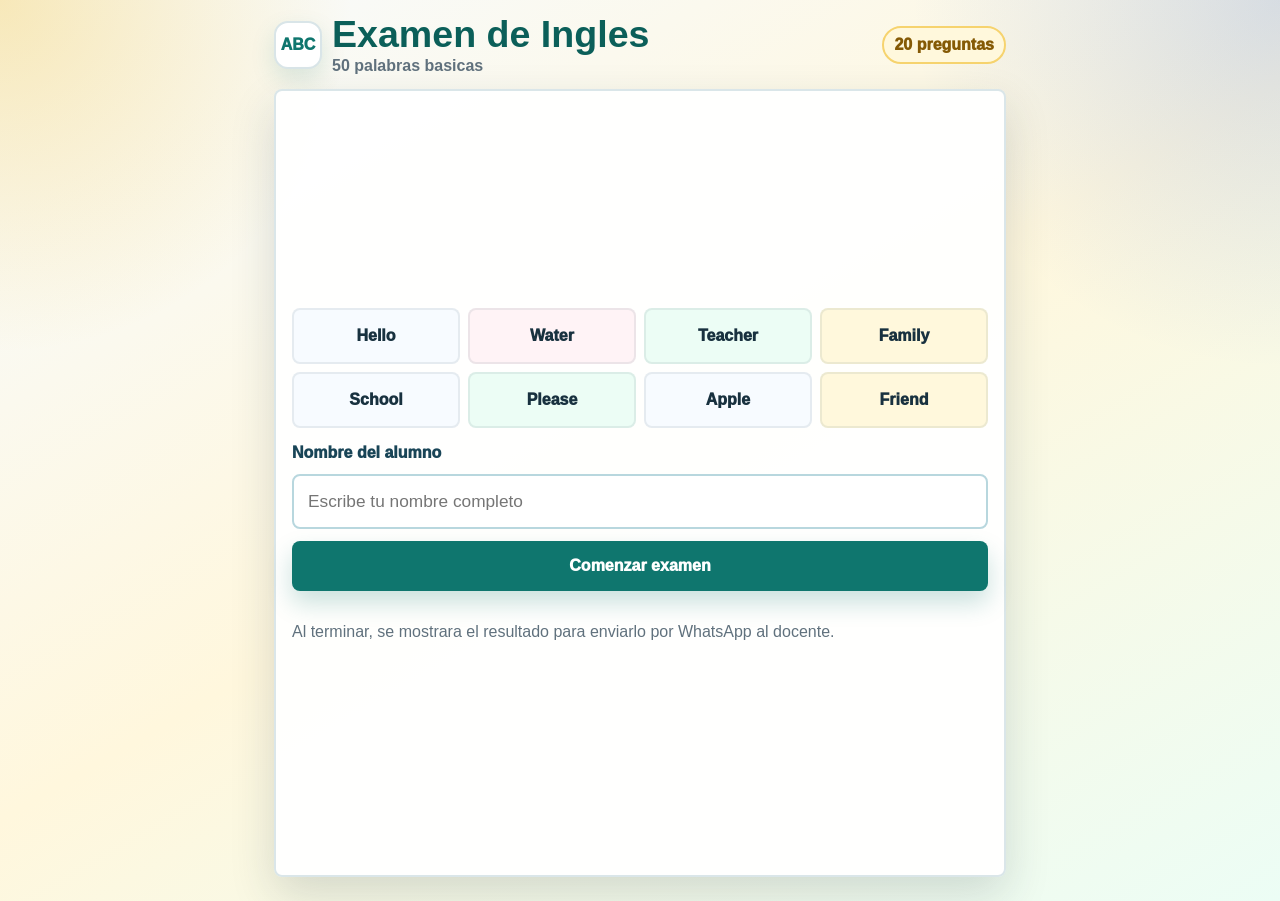
<file: examen-50-preguntas-ingles/index.html>
<!doctype html>
<html lang="es">
<head>
<meta charset="utf-8">
<meta name="viewport" content="width=device-width,initial-scale=1,viewport-fit=cover">
<title>Examen 50 preguntas ingles</title>
<style>
:root{--ink:#18313f;--muted:#60717d;--teal:#0f766e;--rose:#ef5d7a;--yellow:#f8c537;--blue:#2563eb;--green:#16a34a;--line:#d9e5e8}*{box-sizing:border-box}body{margin:0;min-height:100vh;font-family:"Trebuchet MS","Segoe UI",Arial,sans-serif;color:var(--ink);background:radial-gradient(circle at 0 0,rgba(248,197,55,.35),transparent 22rem),radial-gradient(circle at 100% 0,rgba(37,99,235,.18),transparent 23rem),linear-gradient(150deg,#f7fbff,#fff7dd 50%,#ecfdf5)}button,input{font:inherit}.app{max-width:760px;min-height:100vh;margin:auto;padding:16px 14px 24px;display:grid;gap:14px}.top{display:flex;align-items:center;justify-content:space-between;gap:10px}.brand{display:flex;align-items:center;gap:10px}.logo{width:48px;height:48px;border-radius:14px;background:#fff;border:2px solid var(--line);display:grid;place-items:center;font-weight:1000;color:var(--teal);box-shadow:0 10px 24px rgba(15,118,110,.14)}h1{font-size:clamp(1.35rem,6vw,2.35rem);line-height:1;margin:0;color:#0b5f59}.sub{margin:3px 0 0;color:var(--muted);font-weight:800}.pill{border:2px solid #f6d36e;background:#fff8dc;border-radius:999px;padding:8px 10px;font-weight:1000;color:#855a05;white-space:nowrap}.panel{background:rgba(255,255,255,.94);border:2px solid rgba(217,229,232,.95);border-radius:8px;box-shadow:0 18px 45px rgba(25,49,63,.16);padding:16px}.start{min-height:calc(100vh - 112px);align-content:center;display:grid;gap:16px}.cloud{display:grid;grid-template-columns:repeat(4,1fr);gap:8px}.tile{min-height:56px;display:grid;place-items:center;text-align:center;border-radius:8px;padding:6px;font-weight:1000;border:2px solid rgba(24,49,63,.08);background:#f7fbff}.tile:nth-child(2n){background:#fff3f6}.tile:nth-child(3n){background:#ecfdf5}.tile:nth-child(4n){background:#fff8dc}label{font-weight:1000;color:#194557}input{width:100%;border:2px solid #b8d7de;border-radius:8px;background:#fff;padding:15px 14px;font-size:1.08rem;outline:none}input:focus{border-color:var(--teal);box-shadow:0 0 0 4px rgba(15,118,110,.14)}.form{display:grid;gap:12px}.btn{min-height:50px;border:0;border-radius:8px;padding:12px 14px;font-weight:1000;cursor:pointer}.primary{background:var(--teal);color:#fff;box-shadow:0 12px 24px rgba(15,118,110,.22)}.secondary{background:#18313f;color:#fff}.ghost{background:#eef7f8;color:#194557;border:2px solid #cce2e6}.btn:disabled{background:#9ab8b5;box-shadow:none;cursor:not-allowed}.quiz,.result{display:none;gap:14px}.progressLine{display:flex;justify-content:space-between;gap:8px;font-weight:1000;color:#194557}.progress{height:13px;background:#e8f2f4;border-radius:999px;overflow:hidden;border:1px solid #d1e4e8;margin-top:9px}.bar{height:100%;width:0;background:linear-gradient(90deg,var(--green),var(--yellow),var(--rose));transition:.18s}.prompt{min-height:210px;border:2px solid #c7e7e5;border-radius:8px;background:linear-gradient(135deg,#fff,#f0fdfa);display:grid;place-items:center;text-align:center;padding:18px 12px;overflow:hidden}.icon{width:86px;height:86px;border-radius:24px;background:#fff;border:3px solid #ffdc64;display:grid;place-items:center;font-weight:1000;color:#0b5f59;box-shadow:0 12px 22px rgba(25,49,63,.12);font-size:1.15rem}.kind{color:#57717c;font-size:.9rem;font-weight:1000;text-transform:uppercase;margin-top:8px}.term{font-size:clamp(2rem,10vw,3.6rem);font-weight:1000;color:#143747;line-height:1.03;overflow-wrap:anywhere;margin-top:4px}.eq{width:54px;height:54px;margin:10px auto 0;border-radius:50%;background:var(--yellow);display:grid;place-items:center;font-size:2rem;font-weight:1000;color:#443003}.options{display:grid;gap:10px}.option{width:100%;min-height:58px;border-radius:8px;border:2px solid #d3e2e6;background:#fff;color:var(--ink);display:grid;grid-template-columns:42px 1fr;align-items:center;gap:10px;padding:9px 12px 9px 8px;text-align:left;font-weight:1000;box-shadow:0 8px 18px rgba(24,49,63,.07);cursor:pointer}.letter{width:38px;height:38px;border-radius:50%;background:#eef7f8;color:#24606f;display:grid;place-items:center;font-weight:1000}.option.selected{border-color:var(--teal);background:#e8fffb;box-shadow:0 0 0 4px rgba(15,118,110,.12)}.option.selected .letter{background:var(--teal);color:#fff}.nav{display:grid;grid-template-columns:1fr 1fr;gap:10px}.scorebox{text-align:center;background:linear-gradient(135deg,#e8fffb,#fff8dc);border:2px solid #c7e7e5;border-radius:8px;padding:24px 14px}.score{font-size:clamp(3rem,18vw,6rem);font-weight:1000;color:#0b5f59;line-height:.95}.miniGrid{display:grid;grid-template-columns:repeat(3,1fr);gap:8px}.mini{background:#f8fbfc;border:2px solid #e1ecef;border-radius:8px;padding:10px 8px;text-align:center}.mini strong{display:block;font-size:1.2rem}.mini span{font-size:.78rem;color:var(--muted);font-weight:1000}.review{display:grid;gap:8px;max-height:250px;overflow:auto}.row{display:grid;grid-template-columns:38px 1fr;gap:8px;border:2px solid #e4edf0;border-radius:8px;background:#fff;padding:9px;font-weight:800}.mark{width:30px;height:30px;border-radius:50%;display:grid;place-items:center;color:#fff;font-weight:1000;font-size:.8rem}.ok{background:var(--green)}.bad{background:var(--rose)}.small{color:var(--muted)}.hide{display:none!important}@media(max-width:390px){.cloud{grid-template-columns:repeat(2,1fr)}.miniGrid{grid-template-columns:1fr}.panel{padding:14px}.app{padding-left:12px;padding-right:12px}}
</style>
</head>
<body>
<main class="app">
<header class="top"><div class="brand"><div class="logo">ABC</div><div><h1>Examen de Ingles</h1><p class="sub">50 palabras basicas</p></div></div><div class="pill">20 preguntas</div></header>
<section id="start" class="panel start"><div class="cloud"><div class="tile">Hello</div><div class="tile">Water</div><div class="tile">Teacher</div><div class="tile">Family</div><div class="tile">School</div><div class="tile">Please</div><div class="tile">Apple</div><div class="tile">Friend</div></div><form id="form" class="form"><label for="name">Nombre del alumno</label><input id="name" maxlength="60" autocomplete="name" placeholder="Escribe tu nombre completo" required><button id="startBtn" class="btn primary" type="submit">Comenzar examen</button><button id="contBtn" class="btn secondary hide" type="button">Continuar intento</button></form><p class="small">Al terminar, se mostrara el resultado para enviarlo por WhatsApp al docente.</p></section>
<section id="quiz" class="quiz"><div class="panel"><div class="progressLine"><span id="who"></span><span id="count"></span></div><div class="progress"><div id="bar" class="bar"></div></div></div><article class="panel"><div class="prompt"><div><div id="icon" class="icon"></div><div id="kind" class="kind"></div><div id="term" class="term"></div><div class="eq">=</div></div></div><div id="opts" class="options" style="margin-top:14px"></div></article><div class="nav"><button id="prev" class="btn ghost" type="button">Anterior</button><button id="next" class="btn ghost" type="button">Siguiente</button></div><button id="finish" class="btn primary" type="button" disabled>Finalizar examen</button></section>
<section id="result" class="panel result"><div class="scorebox"><div id="score" class="score"></div><div id="note" style="font-weight:1000;margin-top:8px"></div></div><div class="miniGrid"><div class="mini"><strong id="good"></strong><span>Correctas</span></div><div class="mini"><strong id="bad"></strong><span>Incorrectas</span></div><div class="mini"><strong id="pct"></strong><span>Resultado</span></div></div><button id="wa" class="btn primary" type="button">Enviar al docente por WhatsApp</button><h2 style="font-size:1rem;margin:0;color:#194557">Revision</h2><div id="review" class="review"></div></section>
</main>
<script>
const TEACHER="51900973658",KEY="examen_ingles_50_v4",SIZE=20,LETTERS=["A","B","C","D","E"];
const vocab=[
[1,"I like your dog","Me gusta tu perro","DOG"],[2,"What is your name?","Cual es tu nombre?","?"],[3,"I know","Yo se","OK"],[4,"I am Luis","Yo soy Luis","YO"],[5,"I","Yo","I"],[6,"By","Por","PIN"],[7,"They","Ellos / Ellas","3"],[8,"I like","Me gusta","LIKE"],[9,"To scream","Gritar","LOUD"],[10,"To need","Necesitar","NEED"],[11,"Before","Antes","TIME"],[12,"Find","Buscar / Encontrar","FIND"],[13,"Out","Fuera","OUT"],[14,"The","El / La / Los / Las","THE"],[15,"Come on","Vamos","GO"],[16,"We","Nosotros / Nosotras","WE"],[17,"Our time","Nuestro tiempo","TIME"],[18,"Home","Casa / Hogar","HOME"],[19,"Down","Abajo","DOWN"],[20,"Hurry up","Apurate","RUN"],[21,"And","Y","+"],[22,"You","Tu / Usted","YOU"],[23,"I live in Peru","Yo vivo en Peru","PE"],[24,"I love","Yo amo / Me encanta","LOVE"],[25,"Always","Siempre","*"],[26,"First","Primero","1"],[27,"Tame","Domesticar","PET"],[28,"Hello","Hola","HI"],[29,"Good morning","Buenos dias","AM"],[30,"Good afternoon","Buenas tardes","PM"],[31,"Good night","Buenas noches","NITE"],[32,"Thank you","Gracias","THX"],[33,"Please","Por favor","PLS"],[34,"Yes","Si","YES"],[35,"No","No","NO"],[36,"Water","Agua","H2O"],[37,"Food","Comida","FOOD"],[38,"Bread","Pan","PAN"],[39,"Milk","Leche","MILK"],[40,"Apple","Manzana","APPLE"],[41,"Dog","Perro","DOG"],[42,"Cat","Gato","CAT"],[43,"House","Casa","HOME"],[44,"School","Escuela / Colegio","SCHOOL"],[45,"Teacher","Profesor / Profesora","TEACH"],[46,"Student","Estudiante","STU"],[47,"Book","Libro","BOOK"],[48,"Pencil","Lapiz","PEN"],[49,"Friend","Amigo / Amiga","PAL"],[50,"Family","Familia","FAM"]
].map(x=>({id:x[0],en:x[1],es:x[2],icon:x[3]}));
const byId=new Map(vocab.map(v=>[v.id,v]));let attempt=null,i=0;
const $=s=>document.querySelector(s),show=s=>{start.style.display=s=="start"?"grid":"none";quiz.style.display=s=="quiz"?"grid":"none";result.style.display=s=="result"?"grid":"none"};
function shuffle(a){a=[...a];for(let n=a.length-1;n>0;n--){let j=Math.floor(Math.random()*(n+1));[a[n],a[j]]=[a[j],a[n]]}return a}
function opts(item,field){let correct=item[field];let other=shuffle(vocab.filter(v=>v.id!==item.id).map(v=>v[field]).filter((v,n,a)=>a.indexOf(v)===n&&v!==correct)).slice(0,4);return shuffle([correct,...other])}
function make(name){let chosen=shuffle(vocab).slice(0,SIZE);return{name,startedAt:new Date().toISOString(),submitted:false,answers:{},questions:chosen.map((v,n)=>{let mode=n%2?"es_to_en":"en_to_es",field=mode=="en_to_es"?"es":"en";return{id:v.id,mode,options:opts(v,field)}})}}
function save(){localStorage.setItem(KEY,JSON.stringify(attempt))}function load(){try{return JSON.parse(localStorage.getItem(KEY))}catch{return null}}function ansCount(){return Object.keys(attempt.answers||{}).length}
function renderQuiz(){let q=attempt.questions[i],v=byId.get(q.id),prompt=q.mode=="en_to_es"?v.en:v.es;show("quiz");who.textContent=attempt.name;count.textContent=(i+1)+" / "+attempt.questions.length;bar.style.width=(ansCount()/attempt.questions.length*100)+"%";icon.textContent=v.icon;kind.textContent=q.mode=="en_to_es"?"Elige en espanol":"Elige en ingles";term.textContent=prompt;optsEl.innerHTML="";q.options.forEach((choice,n)=>{let b=document.createElement("button");b.type="button";b.className="option"+(attempt.answers[q.id]===choice?" selected":"");b.innerHTML='<span class="letter">'+LETTERS[n]+'</span><span>'+choice+'</span>';b.onclick=()=>{attempt.answers[q.id]=choice;save();renderQuiz()};optsEl.appendChild(b)});prev.disabled=i===0;next.disabled=i===attempt.questions.length-1;finish.disabled=ansCount()<attempt.questions.length}
function grade(){let correct=0,detail=attempt.questions.map(q=>{let v=byId.get(q.id),expected=q.mode=="en_to_es"?v.es:v.en,given=attempt.answers[q.id]||"",ok=given===expected;if(ok)correct++;return{id:v.id,en:v.en,es:v.es,given,ok}});attempt.submitted=true;attempt.finishedAt=new Date().toISOString();attempt.score={correct,total:attempt.questions.length,percent:Math.round(correct/attempt.questions.length*100),detail};save();return attempt.score}
function renderResult(){let s=attempt.score||grade(),wrong=s.total-s.correct,date=new Date(attempt.finishedAt||Date.now()).toLocaleString("es-PE",{dateStyle:"short",timeStyle:"short"});show("result");score.textContent=s.correct+"/"+s.total;note.textContent=attempt.name+" - "+date;good.textContent=s.correct;bad.textContent=wrong;pct.textContent=s.percent+"%";review.innerHTML="";s.detail.forEach(r=>{let d=document.createElement("div");d.className="row";d.innerHTML='<span class="mark '+(r.ok?'ok':'bad')+'">'+(r.ok?'OK':'X')+'</span><span><strong>'+r.en+'</strong> = '+r.es+'<br><span class="small">Tu respuesta: '+(r.given||'Sin responder')+'</span></span>';review.appendChild(d)});let wrongIds=s.detail.filter(r=>!r.ok).map(r=>r.id).join(", ")||"ninguna";let msg=["Resultado del examen de Ingles","Alumno: "+attempt.name,"Nota: "+s.correct+"/"+s.total+" ("+s.percent+"%)","Fecha: "+date,"Preguntas incorrectas: "+wrongIds].join("\n");wa.onclick=()=>window.open("https://wa.me/"+TEACHER+"?text="+encodeURIComponent(msg),"_blank","noopener")}
const start=document.getElementById("start"),quiz=document.getElementById("quiz"),result=document.getElementById("result"),nameInput=document.getElementById("name"),startBtn=document.getElementById("startBtn"),contBtn=document.getElementById("contBtn"),optsEl=document.getElementById("opts");
form.onsubmit=e=>{e.preventDefault();let name=nameInput.value.trim();if(!name)return;attempt=make(name);i=0;save();renderQuiz()};contBtn.onclick=()=>{i=0;renderQuiz()};prev.onclick=()=>{i=Math.max(0,i-1);renderQuiz()};next.onclick=()=>{i=Math.min(attempt.questions.length-1,i+1);renderQuiz()};finish.onclick=()=>{if(ansCount()>=attempt.questions.length){grade();renderResult()}};
(function boot(){let p=new URLSearchParams(location.search);if(p.get("docente")==="reiniciar900973658"){localStorage.removeItem(KEY);history.replaceState({},"",location.pathname)}attempt=load();if(!attempt){show("start");return}nameInput.value=attempt.name||"";if(attempt.submitted){renderResult();return}nameInput.disabled=true;startBtn.classList.add("hide");contBtn.classList.remove("hide");show("start")})();
</script>
</body>
</html>
</file>
